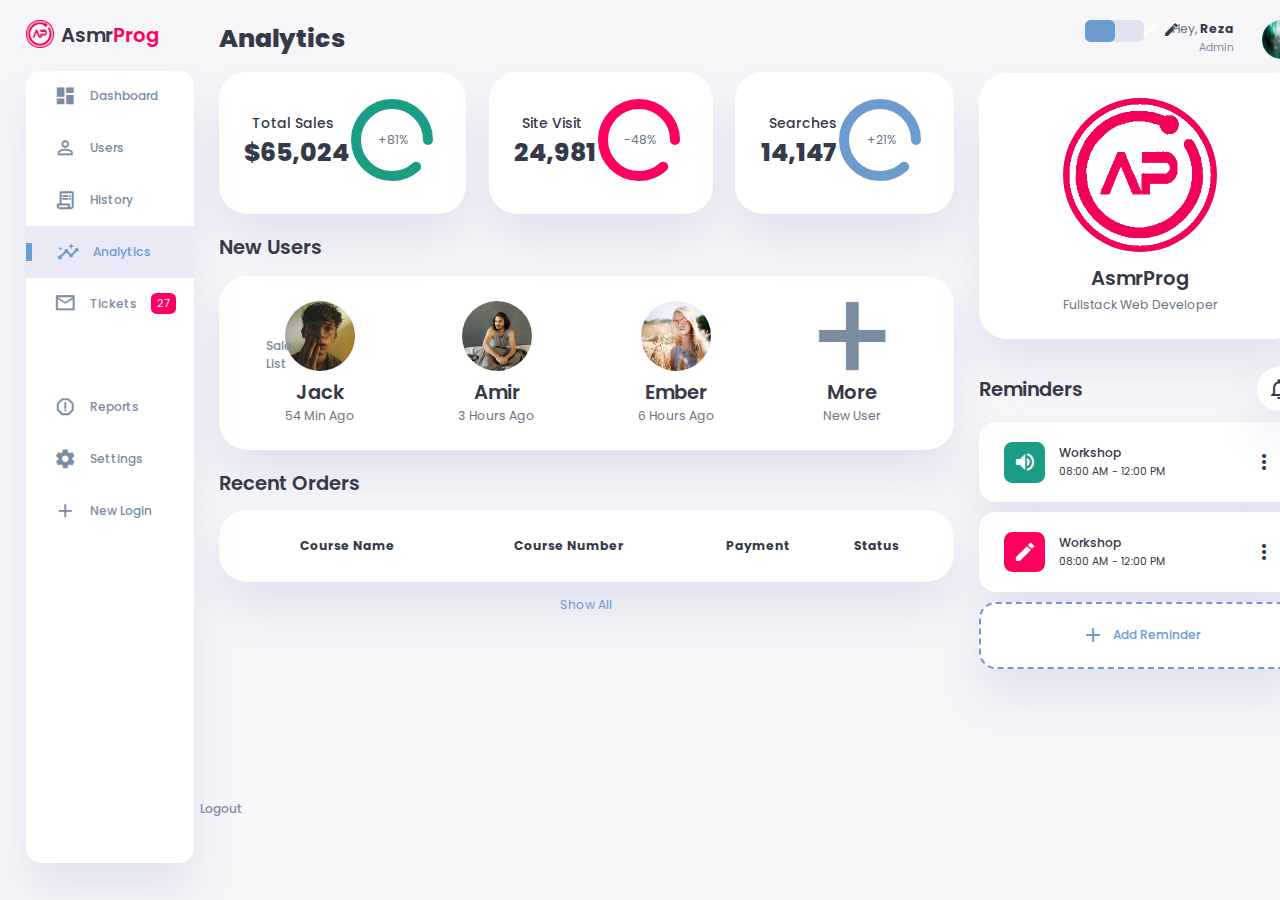
<file: starbox/index.html>
<!DOCTYPE html>
<html lang="en">

<head>
    <meta charset="UTF-8">
    <meta name="viewport" content="width=device-width, initial-scale=1.0">
    <link href="https://fonts.googleapis.com/icon?family=Material+Icons+Sharp" rel="stylesheet">
    <link rel="stylesheet" href="star.css">
    <title>Responsive Dashboard Design JIBRIL</title>
</head>

<body>
    <div class="container">
        <!-- Sidebar Section -->
        <aside>
            <div class="toggle">
                <div class="logo">
                    <img src="images/logo (1).png">
                    <h2>Asmr<span class="danger">Prog</span></h2>
                </div>
                <div class="close" id="close-btn">
                    <span class="material-icons-sharp">
                        close
                    </span>
                </div>
            </div>

            <div class="sidebar">
                <a href="#">
                    <span class="material-icons-sharp">
                        dashboard
                    </span>
                    <h3>Dashboard</h3>
                </a>
                <a href="#">
                    <span class="material-icons-sharp">
                        person_outline
                    </span>
                    <h3>Users</h3>
                </a>
                <a href="#">
                    <span class="material-icons-sharp">
                        receipt_long
                    </span>
                    <h3>History</h3>
                </a>
                <a href="#" class="active">
                    <span class="material-icons-sharp">
                        insights
                    </span>
                    <h3>Analytics</h3>
                </a>
                <a href="#">
                    <span class="material-icons-sharp">
                        mail_outline
                    </span>
                    <h3>Tickets</h3>
                    <span class="message-count">27</span>
                </a>
                <a href="#">
                    <span class="material-icons-sharp">
                        inventory
                    </span>
                    <h3>Sale List</h3>
                </a>
                <a href="#">
                    <span class="material-icons-sharp">
                        report_gmailerrorred
                    </span>
                    <h3>Reports</h3>
                </a>
                <a href="#">
                    <span class="material-icons-sharp">
                        settings
                    </span>
                    <h3>Settings</h3>
                </a>
                <a href="#">
                    <span class="material-icons-sharp">
                        add
                    </span>
                    <h3>New Login</h3>
                </a>
                <a href="#">
                    <span class="material-icons-sharp">
                        logout
                    </span>
                    <h3>Logout</h3>
                </a>
            </div>
        </aside>
        <!-- End of Sidebar Section -->

        <!-- Main Content -->
        <main>
            <h1>Analytics</h1>
            <!-- Analyses -->
            <div class="analyse">
                <div class="sales">
                    <div class="status">
                        <div class="info">
                            <h3>Total Sales</h3>
                            <h1>$65,024</h1>
                        </div>
                        <div class="progresss">
                            <svg>
                                <circle cx="38" cy="38" r="36"></circle>
                            </svg>
                            <div class="percentage">
                                <p>+81%</p>
                            </div>
                        </div>
                    </div>
                </div>
                <div class="visits">
                    <div class="status">
                        <div class="info">
                            <h3>Site Visit</h3>
                            <h1>24,981</h1>
                        </div>
                        <div class="progresss">
                            <svg>
                                <circle cx="38" cy="38" r="36"></circle>
                            </svg>
                            <div class="percentage">
                                <p>-48%</p>
                            </div>
                        </div>
                    </div>
                </div>
                <div class="searches">
                    <div class="status">
                        <div class="info">
                            <h3>Searches</h3>
                            <h1>14,147</h1>
                        </div>
                        <div class="progresss">
                            <svg>
                                <circle cx="38" cy="38" r="36"></circle>
                            </svg>
                            <div class="percentage">
                                <p>+21%</p>
                            </div>
                        </div>
                    </div>
                </div>
            </div>
            <!-- End of Analyses -->

            <!-- New Users Section -->
            <div class="new-users">
                <h2>New Users</h2>
                <div class="user-list">
                    <div class="user">
                        <img src="images/profile-2.jpg">
                        <h2>Jack</h2>
                        <p>54 Min Ago</p>
                    </div>
                    <div class="user">
                        <img src="images/profile-3.jpg">
                        <h2>Amir</h2>
                        <p>3 Hours Ago</p>
                    </div>
                    <div class="user">
                        <img src="images/profile-4.jpg">
                        <h2>Ember</h2>
                        <p>6 Hours Ago</p>
                    </div>
                    <div class="user">
                        <img src="images/plus.png">
                        <h2>More</h2>
                        <p>New User</p>
                    </div>
                </div>
            </div>
            <!-- End of New Users Section -->

            <!-- Recent Orders Table -->
            <div class="recent-orders">
                <h2>Recent Orders</h2>
                <table>
                    <thead>
                        <tr>
                            <th>Course Name</th>
                            <th>Course Number</th>
                            <th>Payment</th>
                            <th>Status</th>
                            <th></th>
                        </tr>
                    </thead>
                    <tbody></tbody>
                </table>
                <a href="#">Show All</a>
            </div>
            <!-- End of Recent Orders -->

        </main>
        <!-- End of Main Content -->

        <!-- Right Section -->
        <div class="right-section">
            <div class="nav">
                <button id="menu-btn">
                    <span class="material-icons-sharp">
                        menu
                    </span>
                </button>
                <div class="dark-mode">
                    <span class="material-icons-sharp active">
                        light_mode
                    </span>
                    <span class="material-icons-sharp">
                        dark_mode
                    </span>
                </div>

                <div class="profile">
                    <div class="info">
                        <p>Hey, <b>Reza</b></p>
                        <small class="text-muted">Admin</small>
                    </div>
                    <div class="profile-photo">
                        <img src="images/profile-1.jpg">
                    </div>
                </div>

            </div>
            <!-- End of Nav -->

            <div class="user-profile">
                <div class="logo">
                    <img src="images/logo (1).png">
                    <h2>AsmrProg</h2>
                    <p>Fullstack Web Developer</p>
                </div>
            </div>

            <div class="reminders">
                <div class="header">
                    <h2>Reminders</h2>
                    <span class="material-icons-sharp">
                        notifications_none
                    </span>
                </div>

                <div class="notification">
                    <div class="icon">
                        <span class="material-icons-sharp">
                            volume_up
                        </span>
                    </div>
                    <div class="content">
                        <div class="info">
                            <h3>Workshop</h3>
                            <small class="text_muted">
                                08:00 AM - 12:00 PM
                            </small>
                        </div>
                        <span class="material-icons-sharp">
                            more_vert
                        </span>
                    </div>
                </div>

                <div class="notification deactive">
                    <div class="icon">
                        <span class="material-icons-sharp">
                            edit
                        </span>
                    </div>
                    <div class="content">
                        <div class="info">
                            <h3>Workshop</h3>
                            <small class="text_muted">
                                08:00 AM - 12:00 PM
                            </small>
                        </div>
                        <span class="material-icons-sharp">
                            more_vert
                        </span>
                    </div>
                </div>

                <div class="notification add-reminder">
                    <div>
                        <span class="material-icons-sharp">
                            add
                        </span>
                        <h3>Add Reminder</h3>
                    </div>
                </div>

            </div>

        </div>


    </div>
    <script src="star.js"></script>
    <script src="orders.js"></script>
</body>


</html>
</file>
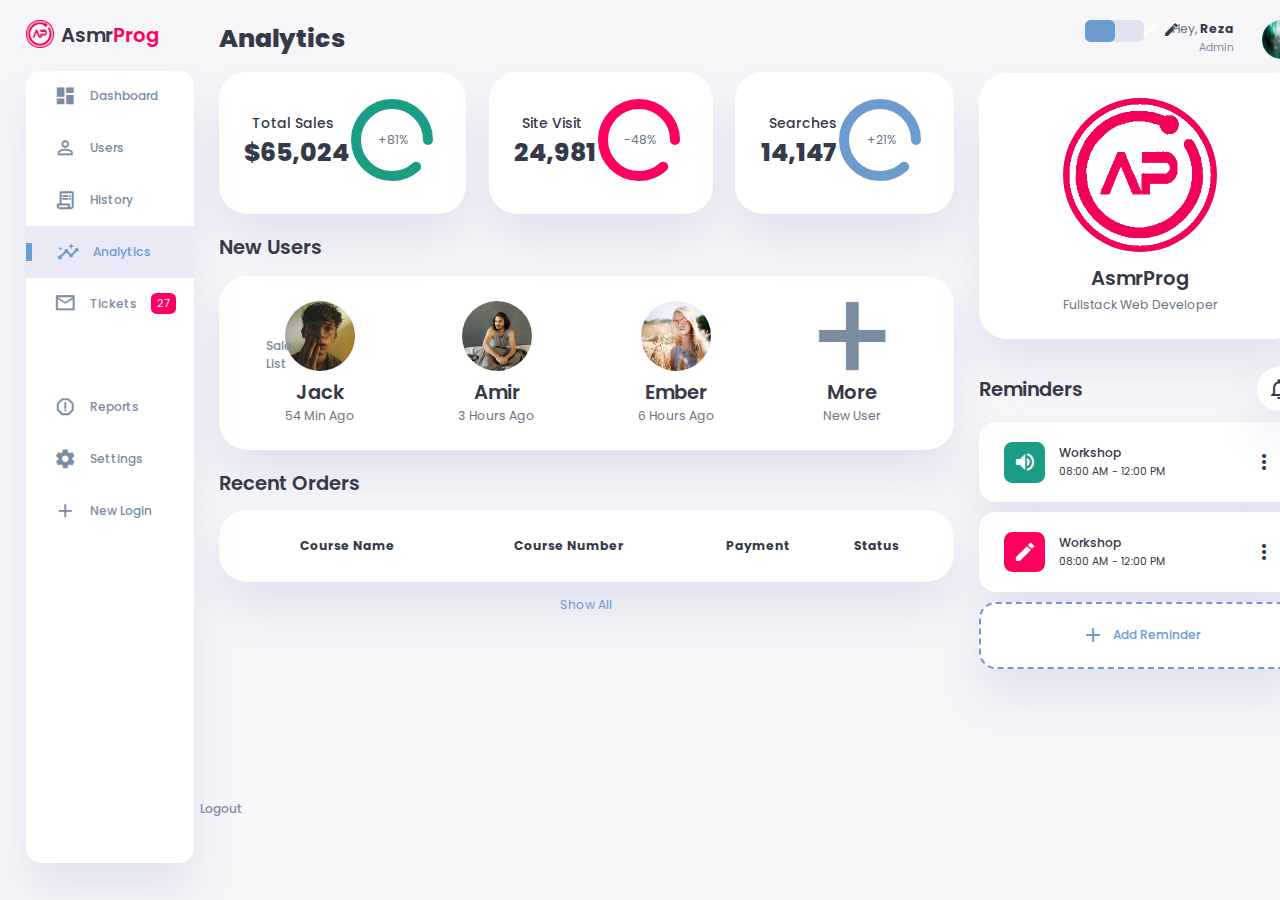
<file: starbox/star.html>
<!DOCTYPE html>
<html lang="en">

<head>
    <meta charset="UTF-8">
    <meta name="viewport" content="width=device-width, initial-scale=1.0">
    <link href="https://fonts.googleapis.com/icon?family=Material+Icons+Sharp" rel="stylesheet">
    <link rel="stylesheet" href="star.css">
    <title>Responsive Dashboard Design JIBRIL</title>
</head>

<body>
    <div class="container">
        <!-- Sidebar Section -->
        <aside>
            <div class="toggle">
                <div class="logo">
                    <img src="images/logo (1).png">
                    <h2>Asmr<span class="danger">Prog</span></h2>
                </div>
                <div class="close" id="close-btn">
                    <span class="material-icons-sharp">
                        close
                    </span>
                </div>
            </div>

            <div class="sidebar">
                <a href="#">
                    <span class="material-icons-sharp">
                        dashboard
                    </span>
                    <h3>Dashboard</h3>
                </a>
                <a href="#">
                    <span class="material-icons-sharp">
                        person_outline
                    </span>
                    <h3>Users</h3>
                </a>
                <a href="#">
                    <span class="material-icons-sharp">
                        receipt_long
                    </span>
                    <h3>History</h3>
                </a>
                <a href="#" class="active">
                    <span class="material-icons-sharp">
                        insights
                    </span>
                    <h3>Analytics</h3>
                </a>
                <a href="#">
                    <span class="material-icons-sharp">
                        mail_outline
                    </span>
                    <h3>Tickets</h3>
                    <span class="message-count">27</span>
                </a>
                <a href="#">
                    <span class="material-icons-sharp">
                        inventory
                    </span>
                    <h3>Sale List</h3>
                </a>
                <a href="#">
                    <span class="material-icons-sharp">
                        report_gmailerrorred
                    </span>
                    <h3>Reports</h3>
                </a>
                <a href="#">
                    <span class="material-icons-sharp">
                        settings
                    </span>
                    <h3>Settings</h3>
                </a>
                <a href="#">
                    <span class="material-icons-sharp">
                        add
                    </span>
                    <h3>New Login</h3>
                </a>
                <a href="#">
                    <span class="material-icons-sharp">
                        logout
                    </span>
                    <h3>Logout</h3>
                </a>
            </div>
        </aside>
        <!-- End of Sidebar Section -->

        <!-- Main Content -->
        <main>
            <h1>Analytics</h1>
            <!-- Analyses -->
            <div class="analyse">
                <div class="sales">
                    <div class="status">
                        <div class="info">
                            <h3>Total Sales</h3>
                            <h1>$65,024</h1>
                        </div>
                        <div class="progresss">
                            <svg>
                                <circle cx="38" cy="38" r="36"></circle>
                            </svg>
                            <div class="percentage">
                                <p>+81%</p>
                            </div>
                        </div>
                    </div>
                </div>
                <div class="visits">
                    <div class="status">
                        <div class="info">
                            <h3>Site Visit</h3>
                            <h1>24,981</h1>
                        </div>
                        <div class="progresss">
                            <svg>
                                <circle cx="38" cy="38" r="36"></circle>
                            </svg>
                            <div class="percentage">
                                <p>-48%</p>
                            </div>
                        </div>
                    </div>
                </div>
                <div class="searches">
                    <div class="status">
                        <div class="info">
                            <h3>Searches</h3>
                            <h1>14,147</h1>
                        </div>
                        <div class="progresss">
                            <svg>
                                <circle cx="38" cy="38" r="36"></circle>
                            </svg>
                            <div class="percentage">
                                <p>+21%</p>
                            </div>
                        </div>
                    </div>
                </div>
            </div>
            <!-- End of Analyses -->

            <!-- New Users Section -->
            <div class="new-users">
                <h2>New Users</h2>
                <div class="user-list">
                    <div class="user">
                        <img src="images/profile-2.jpg">
                        <h2>Jack</h2>
                        <p>54 Min Ago</p>
                    </div>
                    <div class="user">
                        <img src="images/profile-3.jpg">
                        <h2>Amir</h2>
                        <p>3 Hours Ago</p>
                    </div>
                    <div class="user">
                        <img src="images/profile-4.jpg">
                        <h2>Ember</h2>
                        <p>6 Hours Ago</p>
                    </div>
                    <div class="user">
                        <img src="images/plus.png">
                        <h2>More</h2>
                        <p>New User</p>
                    </div>
                </div>
            </div>
            <!-- End of New Users Section -->

            <!-- Recent Orders Table -->
            <div class="recent-orders">
                <h2>Recent Orders</h2>
                <table>
                    <thead>
                        <tr>
                            <th>Course Name</th>
                            <th>Course Number</th>
                            <th>Payment</th>
                            <th>Status</th>
                            <th></th>
                        </tr>
                    </thead>
                    <tbody></tbody>
                </table>
                <a href="#">Show All</a>
            </div>
            <!-- End of Recent Orders -->

        </main>
        <!-- End of Main Content -->

        <!-- Right Section -->
        <div class="right-section">
            <div class="nav">
                <button id="menu-btn">
                    <span class="material-icons-sharp">
                        menu
                    </span>
                </button>
                <div class="dark-mode">
                    <span class="material-icons-sharp active">
                        light_mode
                    </span>
                    <span class="material-icons-sharp">
                        dark_mode
                    </span>
                </div>

                <div class="profile">
                    <div class="info">
                        <p>Hey, <b>Reza</b></p>
                        <small class="text-muted">Admin</small>
                    </div>
                    <div class="profile-photo">
                        <img src="images/profile-1.jpg">
                    </div>
                </div>

            </div>
            <!-- End of Nav -->

            <div class="user-profile">
                <div class="logo">
                    <img src="images/logo (1).png">
                    <h2>AsmrProg</h2>
                    <p>Fullstack Web Developer</p>
                </div>
            </div>

            <div class="reminders">
                <div class="header">
                    <h2>Reminders</h2>
                    <span class="material-icons-sharp">
                        notifications_none
                    </span>
                </div>

                <div class="notification">
                    <div class="icon">
                        <span class="material-icons-sharp">
                            volume_up
                        </span>
                    </div>
                    <div class="content">
                        <div class="info">
                            <h3>Workshop</h3>
                            <small class="text_muted">
                                08:00 AM - 12:00 PM
                            </small>
                        </div>
                        <span class="material-icons-sharp">
                            more_vert
                        </span>
                    </div>
                </div>

                <div class="notification deactive">
                    <div class="icon">
                        <span class="material-icons-sharp">
                            edit
                        </span>
                    </div>
                    <div class="content">
                        <div class="info">
                            <h3>Workshop</h3>
                            <small class="text_muted">
                                08:00 AM - 12:00 PM
                            </small>
                        </div>
                        <span class="material-icons-sharp">
                            more_vert
                        </span>
                    </div>
                </div>

                <div class="notification add-reminder">
                    <div>
                        <span class="material-icons-sharp">
                            add
                        </span>
                        <h3>Add Reminder</h3>
                    </div>
                </div>

            </div>

        </div>


    </div>
    <script src="star.js"></script>
    <script src="orders.js"></script>
</body>

</html>
</file>
<file: starbox/star.css>
@import url('https://fonts.googleapis.com/css2?family=Poppins:wght@300;400;500;600;700;800&display=swap');

:root{
    --color-primary: #6C9BCF;
    --color-danger: #FF0060;
    --color-success: #1B9C85;
    --color-warning: #F7D060;
    --color-white: #fff;
    --color-info-dark: #7d8da1;
    --color-dark: #363949;
    --color-light: rgba(132, 139, 200, 0.18);
    --color-dark-variant: #677483;
    --color-background: #f6f6f9;

    --card-border-radius: 2rem;
    --border-radius-1: 0.4rem;
    --border-radius-2: 1.2rem;

    --card-padding: 1.8rem;
    --padding-1: 1.2rem;

    --box-shadow: 0 2rem 3rem var(--color-light);
}

.dark-mode-variables{
    --color-background: #181a1e;
    --color-white: #202528;
    --color-dark: #edeffd;
    --color-dark-variant: #a3bdcc;
    --color-light: rgba(0, 0, 0, 0.4);
    --box-shadow: 0 2rem 3rem var(--color-light);
}

*{
    margin: 0;
    padding: 0;
    outline: 0;
    appearance: 0;
    border: 0;
    text-decoration: none;
    box-sizing: border-box;
}

html{
    font-size: 14px;
}

body{
    width: 100vw;
    height: 100vh;
    font-family: 'Poppins', sans-serif;
    font-size: 0.88rem;
    user-select: none;
    overflow-x: hidden;
    color: var(--color-dark);
    background-color: var(--color-background);
}

a{
    color: var(--color-dark);
}

img{
    display: block;
    width: 100%;
    object-fit: cover;
}

h1{
    font-weight: 800;
    font-size: 1.8rem;
}

h2{
    font-weight: 600;
    font-size: 1.4rem;
}

h3{
    font-weight: 500;
    font-size: 0.87rem;
}

small{
    font-size: 0.76rem;
}

p{
    color: var(--color-dark-variant);
}

b{
    color: var(--color-dark);
}

.text-muted{
    color: var(--color-info-dark);
}

.primary{
    color: var(--color-primary);
}

.danger{
    color: var(--color-danger);
}

.success{
    color: var(--color-success);
}

.warning{
    color: var(--color-warning);
}

.container{
    display: grid;
    width: 96%;
    margin: 0 auto;
    gap: 1.8rem;
    grid-template-columns: 12rem auto 23rem;
}

aside{
    height: 100vh;
}

aside .toggle{
    display: flex;
    align-items: center;
    justify-content: space-between;
    margin-top: 1.4rem;
}

aside .toggle .logo{
    display: flex;
    gap: 0.5rem;
}

aside .toggle .logo img{
    width: 2rem;
    height: 2rem;
}

aside .toggle .close{
    padding-right: 1rem;
    display: none;
}

aside .sidebar{
    display: flex;
    flex-direction: column;
    background-color: var(--color-white);
    box-shadow: var(--box-shadow);
    border-radius: 15px;
    height: 88vh;
    position: relative;
    top: 1.5rem;
    transition: all 0.3s ease;
}

aside .sidebar:hover{
    box-shadow: none;
}

aside .sidebar a{
    display: flex;
    align-items: center;
    color: var(--color-info-dark);
    height: 3.7rem;
    gap: 1rem;
    position: relative;
    margin-left: 2rem;
    transition: all 0.3s ease;
}

aside .sidebar a span{
    font-size: 1.6rem;
    transition: all 0.3s ease;
}

aside .sidebar a:last-child{
    position: absolute;
    bottom: 2rem;
    width: 100%;
}

aside .sidebar a.active{
    width: 100%;
    color: var(--color-primary);
    background-color: var(--color-light);
    margin-left: 0;
}

aside .sidebar a.active::before{
    content: '';
    width: 6px;
    height: 18px;
    background-color: var(--color-primary);
}

aside .sidebar a.active span{
    color: var(--color-primary);
    margin-left: calc(1rem - 3px);
}

aside .sidebar a:hover{
    color: var(--color-primary);
}

aside .sidebar a:hover span{
    margin-left: 0.6rem;
}

aside .sidebar .message-count{
    background-color: var(--color-danger);
    padding: 2px 6px;
    color: var(--color-white);
    font-size: 11px;
    border-radius: var(--border-radius-1);
}

main{
    margin-top: 1.4rem;
}

main .analyse{
    display: grid;
    grid-template-columns: repeat(3, 1fr);
    gap: 1.6rem;
}

main .analyse > div{
    background-color: var(--color-white);
    padding: var(--card-padding);
    border-radius: var(--card-border-radius);
    margin-top: 1rem;
    box-shadow: var(--box-shadow);
    cursor: pointer;
    transition: all 0.3s ease;
}

main .analyse > div:hover{
    box-shadow: none;
}

main .analyse > div .status{
    display: flex;
    align-items: center;
    justify-content: space-between;
}

main .analyse h3{
    margin-left: 0.6rem;
    font-size: 1rem;
}

main .analyse .progresss{
    position: relative;
    width: 92px;
    height: 92px;
    border-radius: 50%;
}

main .analyse svg{
    width: 7rem;
    height: 7rem;
}

main .analyse svg circle{
    fill: none;
    stroke-width: 10;
    stroke-linecap: round;
    transform: translate(5px, 5px);
}

main .analyse .sales svg circle{
    stroke: var(--color-success);
    stroke-dashoffset: -30;
    stroke-dasharray: 200;
}

main .analyse .visits svg circle{
    stroke: var(--color-danger);
    stroke-dashoffset: -30;
    stroke-dasharray: 200;
}

main .analyse .searches svg circle{
    stroke: var(--color-primary);
    stroke-dashoffset: -30;
    stroke-dasharray: 200;
}

main .analyse .progresss .percentage{
    position: absolute;
    top: -3px;
    left: -1px;
    display: flex;
    align-items: center;
    justify-content: center;
    height: 100%;
    width: 100%;
}

main .new-users{
    margin-top: 1.3rem;
}

main .new-users .user-list{
    background-color: var(--color-white);
    padding: var(--card-padding);
    border-radius: var(--card-border-radius);
    margin-top: 1rem;
    box-shadow: var(--box-shadow);
    display: flex;
    justify-content: space-around;
    flex-wrap: wrap;
    gap: 1.4rem;
    cursor: pointer;
    transition: all 0.3s ease;
}

main .new-users .user-list:hover{
    box-shadow: none;
}

main .new-users .user-list .user{
    display: flex;
    flex-direction: column;
    align-items: center;
    justify-content: center;
}

main .new-users .user-list .user img{
    width: 5rem;
    height: 5rem;
    margin-bottom: 0.4rem;
    border-radius: 50%;
}

main .recent-orders{
    margin-top: 1.3rem;
}

main .recent-orders h2{
    margin-bottom: 0.8rem;
}

main .recent-orders table{
    background-color: var(--color-white);
    width: 100%;
    padding: var(--card-padding);
    text-align: center;
    box-shadow: var(--box-shadow);
    border-radius: var(--card-border-radius);
    transition: all 0.3s ease;
}

main .recent-orders table:hover{
    box-shadow: none;
}

main table tbody td{
    height: 2.8rem;
    border-bottom: 1px solid var(--color-light);
    color: var(--color-dark-variant);
}

main table tbody tr:last-child td{
    border: none;
}

main .recent-orders a{
    text-align: center;
    display: block;
    margin: 1rem auto;
    color: var(--color-primary);
}

.right-section{
    margin-top: 1.4rem;
}

.right-section .nav{
    display: flex;
    justify-content: end;
    gap: 2rem;
}

.right-section .nav button{
    display: none;
}

.right-section .dark-mode{
    background-color: var(--color-light);
    display: flex;
    justify-content: space-between;
    align-items: center;
    height: 1.6rem;
    width: 4.2rem;
    cursor: pointer;
    border-radius: var(--border-radius-1);
}

.right-section .dark-mode span{
    font-size: 1.2rem;
    width: 50%;
    height: 100%;
    display: flex;
    align-items: center;
    justify-content: center;
}

.right-section .dark-mode span.active{
    background-color: var(--color-primary);
    color: white;
    border-radius: var(--border-radius-1);
}

.right-section .nav .profile{
    display: flex;
    gap: 2rem;
    text-align: right;
}

.right-section .nav .profile .profile-photo{
    width: 2.8rem;
    height: 2.8rem;
    border-radius: 50%;
    overflow: hidden;
}

.right-section .user-profile{
    display: flex;
    justify-content: center;
    text-align: center;
    margin-top: 1rem;
    background-color: var(--color-white);
    padding: var(--card-padding);
    border-radius: var(--card-border-radius);
    box-shadow: var(--box-shadow);
    cursor: pointer;
    transition: all 0.3s ease;
}

.right-section .user-profile:hover{
    box-shadow: none;
}

.right-section .user-profile img{
    width: 11rem;
    height: auto;
    margin-bottom: 0.8rem;
    border-radius: 50%;
}

.right-section .user-profile h2{
    margin-bottom: 0.2rem;
}

.right-section .reminders{
    margin-top: 2rem;
}

.right-section .reminders .header{
    display: flex;
    align-items: center;
    justify-content: space-between;
    margin-bottom: 0.8rem;
}

.right-section .reminders .header span{
    padding: 10px;
    box-shadow: var(--box-shadow);
    background-color: var(--color-white);
    border-radius: 50%;
}

.right-section .reminders .notification{
    background-color: var(--color-white);
    display: flex;
    align-items: center;
    gap: 1rem;
    margin-bottom: 0.7rem;
    padding: 1.4rem var(--card-padding);
    border-radius: var(--border-radius-2);
    box-shadow: var(--box-shadow);
    cursor: pointer;
    transition: all 0.3s ease;
}

.right-section .reminders .notification:hover{
    box-shadow: none;
}

.right-section .reminders .notification .content{
    display: flex;
    justify-content: space-between;
    align-items: center;
    margin: 0;
    width: 100%;
}

.right-section .reminders .notification .icon{
    padding: 0.6rem;
    color: var(--color-white);
    background-color: var(--color-success);
    border-radius: 20%;
    display: flex;
}

.right-section .reminders .notification.deactive .icon{
    background-color: var(--color-danger);
}

.right-section .reminders .add-reminder{
    background-color: var(--color-white);
    border: 2px dashed var(--color-primary);
    color: var(--color-primary);
    display: flex;
    align-items: center;
    justify-content: center;
    cursor: pointer;
}

.right-section .reminders .add-reminder:hover{
    background-color: var(--color-primary);
    color: white;
}

.right-section .reminders .add-reminder div{
    display: flex;
    align-items: center;
    gap: 0.6rem;
}

@media screen and (max-width: 1200px) {
    .container{
        width: 95%;
        grid-template-columns: 7rem auto 23rem;
    }

    aside .logo h2{
        display: none;
    }

    aside .sidebar h3{
        display: none;
    }

    aside .sidebar a{
        width: 5.6rem;
    }

    aside .sidebar a:last-child{
        position: relative;
        margin-top: 1.8rem;
    }

    main .analyse{
        grid-template-columns: 1fr;
        gap: 0;
    }


    main .new-users .user-list .user{
        flex-basis: 40%;
    }

    main .recent-orders{
        width: 94%;
        position: absolute;
        left: 50%;
        transform: translateX(-50%);
        margin: 2rem 0 0 0.8rem;
    }

    main .recent-orders table{
        width: 83vw;
        position: absolute;
        left: 50%;
        transform: translateX(-50%);
        margin: 2rem 0 0 0.8rem;
    }

    main .recent-orders table{
        width: 83vw;
    }

    main table thead tr th:last-child,
    main table thead tr th:first-child{
        display: none;
    }

    main table tbody tr td:last-child,
    main table tbody tr td:first-child{
        display: none;
    }
}

@media screen and (max-width: 768px) {
    .container{
        width: 100%;
        grid-template-columns: 1fr;
        padding: 0 var(--padding-1);
    }

    aside{
        position: fixed;
        background-color: var(--color-white);
        width: 15rem;
        z-index: 3;
        box-shadow: 1rem 3rem 4rem var(--color-light);
        height: 100vh;
        left: -100%;
        display: none;
        animation: showMenu 0.4s ease forwards;
    }

    @keyframes showMenu {
       to{
        left: 0;
       } 
    }

    aside .logo{
        margin-left: 1rem;
    }

    aside .logo h2{
        display: inline;
    }

    aside .sidebar h3{
        display: inline;
    }

    aside .sidebar a{
        width: 100%;
        height: 3.4rem;
    }

    aside .sidebar a:last-child{
        position: absolute;
        bottom: 5rem;
    }

    aside .toggle .close{
        display: inline-block;
        cursor: pointer;
    }

    main{
        margin-top: 8rem;
        padding: 0 1rem;
    }

    main .new-users .user-list .user{
        flex-basis: 35%;
    }

    main .recent-orders{
        position: relative;
        margin: 3rem 0 0 0;
        width: 100%;
    }

    main .recent-orders table{
        width: 100%;
        margin: 0;
    }

    .right-section{
        width: 94%;
        margin: 0 auto 4rem;
    }

    .right-section .nav{
        position: fixed;
        top: 0;
        left: 0;
        align-items: center;
        background-color: var(--color-white);
        padding: 0 var(--padding-1);
        height: 4.6rem;
        width: 100%;
        z-index: 2;
        box-shadow: 0 1rem 1rem var(--color-light);
        margin: 0;
    }

    .right-section .nav .dark-mode{
        width: 4.4rem;
        position: absolute;
        left: 66%;
    }

    .right-section .profile .info{
        display: none;
    }

    .right-section .nav button{
        display: inline-block;
        background-color: transparent;
        cursor: pointer;
        color: var(--color-dark);
        position: absolute;
        left: 1rem;
    }

    .right-section .nav button span{
        font-size: 2rem;
    }
}
</file>
